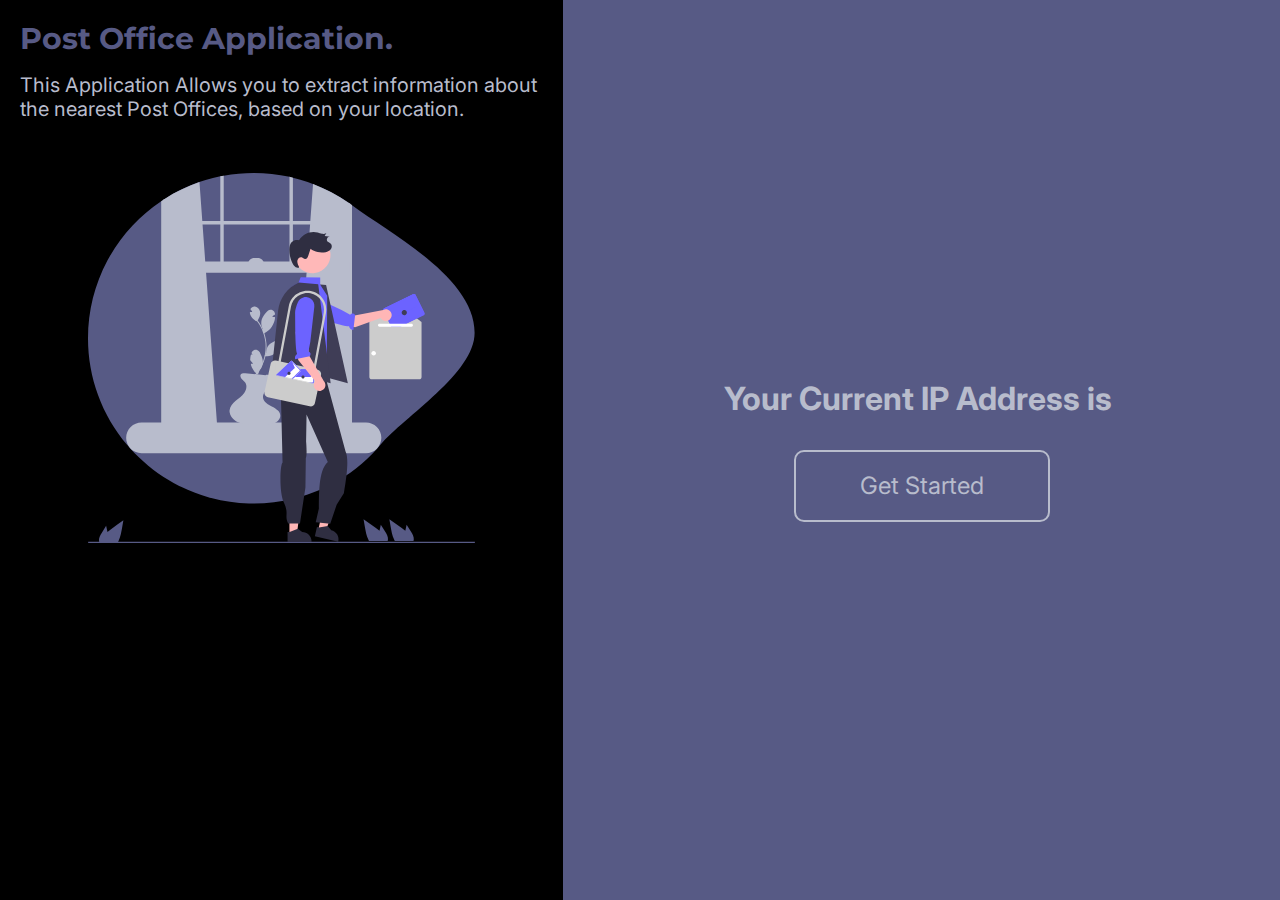
<file: index.html>
<!DOCTYPE html>
<html lang="en">

<head>
    <meta charset="UTF-8">
    <meta name="viewport" content="width=device-width, initial-scale=1.0">
    <title>Post Office Application</title>
    <link rel="stylesheet" href="style.css">
</head>

<body>

    <div class="section-1">
        <p class="heading">Post Office Application.</p>
        <p class="description">This Application Allows you to extract information about the nearest Post Offices,
            based on your location.</p>

        <div>
            <img src="icons/undraw_messenger_re_8bky 1.svg" alt="">
        </div>
    </div>

    <div class="section-2">
        <div>
            <p>Your Current IP Address is&nbsp;</p>
            <p id="ip" style="color: #FFF;"></p>
        </div>

        <a href="postOffice.html"><button>Get Started</button></a>
    </div>

    <script>
        fetch('https://api.ipify.org?format=json')
            .then((response) => response.json())
            .then((data) => {
                document.getElementById("ip").innerHTML = data.ip;
            })
            .catch((error) => {
                alert("Please Disable your anti-virus to work this site!");
            })
    </script>
</body>

</html>
</file>
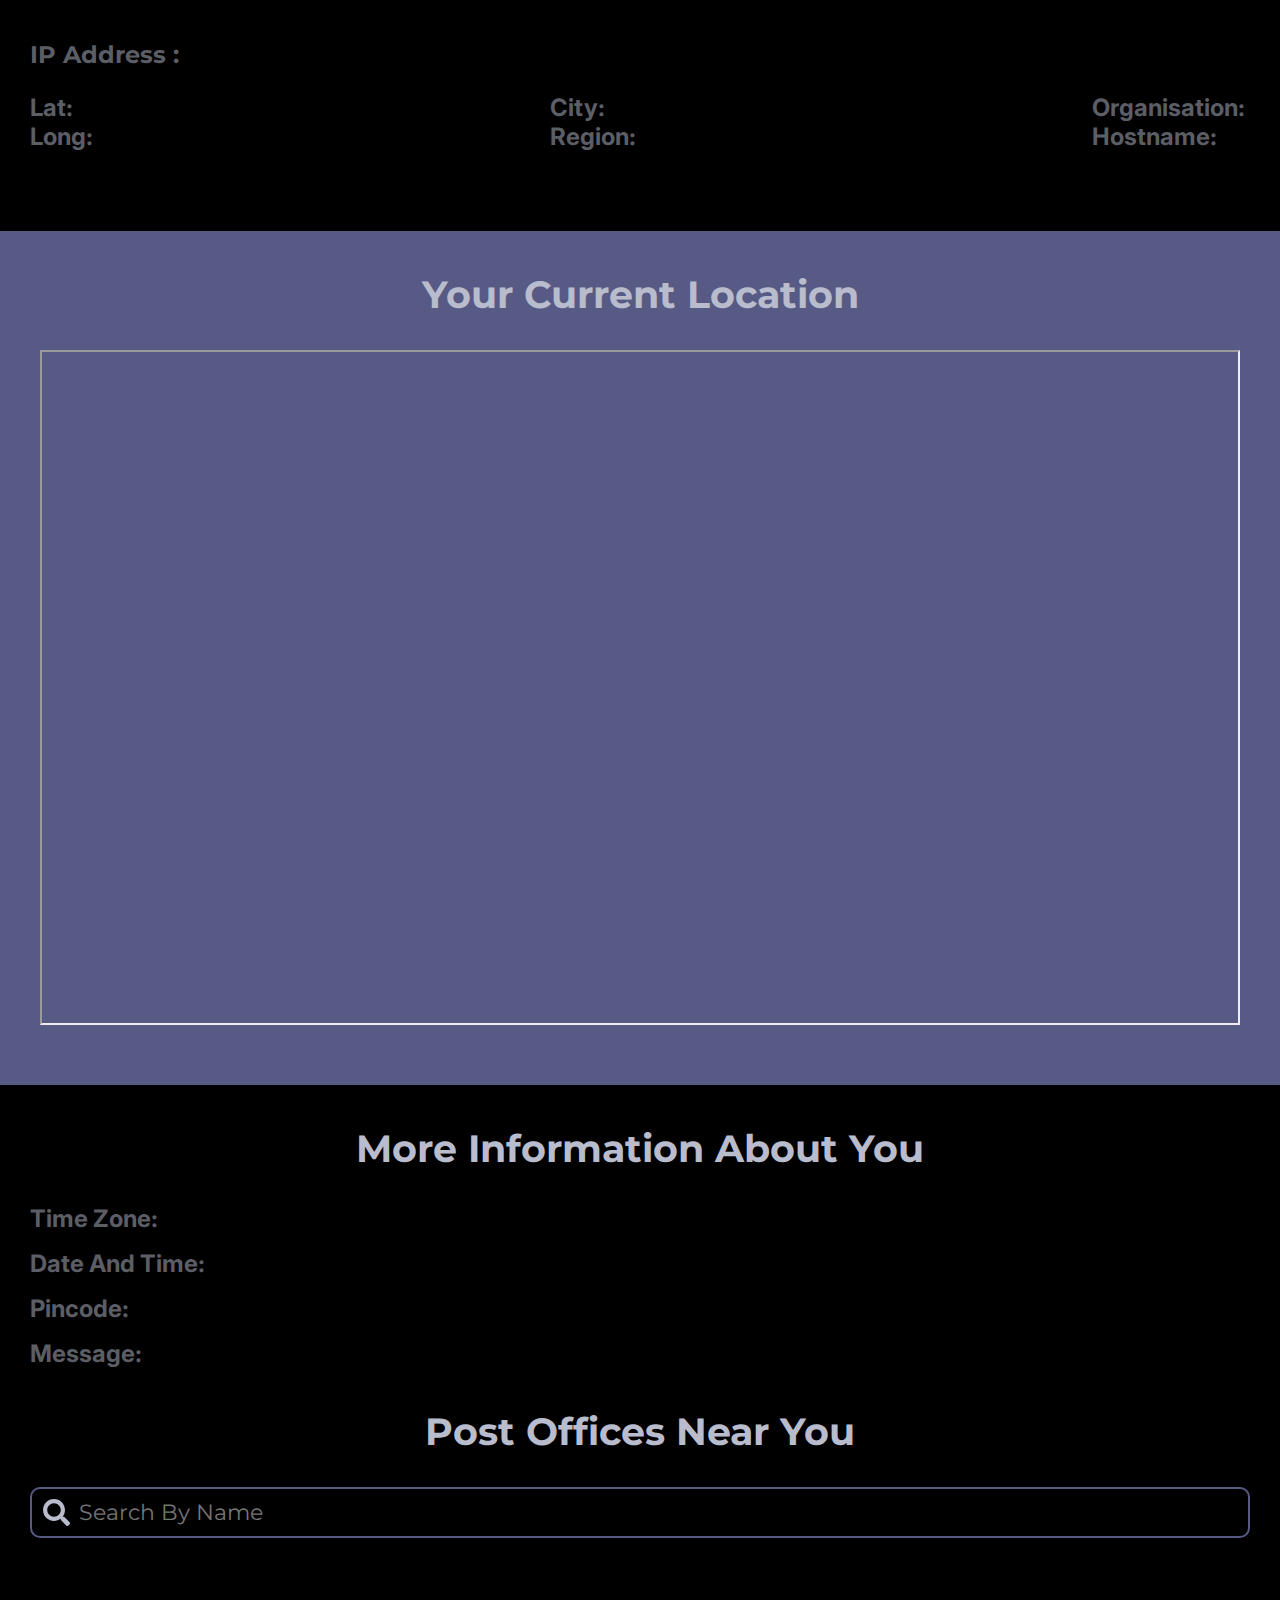
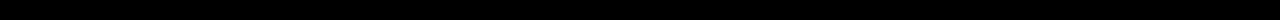
<file: postOffice.html>
<!DOCTYPE html>
<html lang="en">

<head>
    <meta charset="UTF-8">
    <meta name="viewport" content="width=device-width, initial-scale=1.0">
    <title>Post Office List</title>
    <link rel="stylesheet" href="postOffice_style.css">
</head>

<body>
    <div class="section-1">
        <div class="ip-address">
            <p>IP Address :&nbsp</p>
            <p id="ip" class="ans-color"></p>
        </div>
        <div class="specifications">
            <div>
                <div>
                    <p>Lat:&nbsp</p>
                    <p id="lat" class="ans-color"></p>
                </div>

                <div>
                    <p>Long:&nbsp</p>
                    <p id="long" class="ans-color"></p>
                </div>
            </div>
            <div>
                <div>
                    <p>City:&nbsp</p>
                    <p id="city" class="ans-color"></p>
                </div>

                <div>
                    <p>Region:&nbsp</p>
                    <p id="region" class="ans-color"></p>
                </div>
            </div>
            <div>
                <div>
                    <p>Organisation:&nbsp</p>
                    <p id="org" class="ans-color"></p>
                </div>

                <div>
                    <p>Hostname:&nbsp</p>
                    <p id="host" class="ans-color"></p>
                </div>
            </div>
        </div>
    </div>

    <div class="section-2">
        <p>Your Current Location</p>

        <iframe id="view-map"></iframe>
    </div>

    <div class="section-3">
        <div class="heading">More Information About You</div>

        <div class="more">
            <div>
                <p>Time Zone:&nbsp</p>
                <p id="timezone" class="ans-color"></p>
            </div>

            <div>
                <p>Date And Time:&nbsp</p>
                <p id="date_time" class="ans-color"></p>
            </div>

            <div>
                <p>Pincode:&nbsp</p>
                <p id="pincode" class="ans-color"></p>
            </div>

            <div>
                <p>Message:&nbsp</p>
                <p id="message" class="ans-color"></p>
            </div>
        </div>
    </div>

    <div class="section-4">
        <div class="heading">Post Offices Near You</div>

        <div class="search-section">
            <svg xmlns="http://www.w3.org/2000/svg" width="30" height="30" viewBox="0 0 30 30" fill="none">
                <path
                    d="M29.592 25.9369L23.7498 20.0957C23.4861 19.832 23.1286 19.6856 22.7536 19.6856H21.7985C23.4158 17.6174 24.3768 15.0161 24.3768 12.1863C24.3768 5.45455 18.9213 0 12.1884 0C5.45548 0 0 5.45455 0 12.1863C0 18.9181 5.45548 24.3726 12.1884 24.3726C15.0187 24.3726 17.6204 23.4118 19.6889 21.7947V22.7497C19.6889 23.1247 19.8354 23.4821 20.0991 23.7457L25.9414 29.587C26.4922 30.1377 27.3829 30.1377 27.9278 29.587L29.5862 27.9289C30.137 27.3782 30.137 26.4876 29.592 25.9369ZM12.1884 19.6856C8.04551 19.6856 4.68784 16.3343 4.68784 12.1863C4.68784 8.04414 8.03965 4.68704 12.1884 4.68704C16.3313 4.68704 19.6889 8.03828 19.6889 12.1863C19.6889 16.3285 16.3371 19.6856 12.1884 19.6856Z"
                    fill="#B8BCCC" />
            </svg>

            <input type="search" id="search" placeholder="Search By Name">
        </div>

        <div class="container" id="container">
            <!-- <div class="card">
                <p>Name</p>
                <p>Branch Type</p>
                <p>Delivery Status</p>
                <p>District</p>
                <p>Division</p>
            </div> -->
        </div>
    </div>

    <script src="script.js"></script>
</body>

</html>
</file>
<file: style.css>
@import url('https://fonts.googleapis.com/css?family=Inter');
@import url('https://fonts.googleapis.com/css?family=Montserrat');

* {
    margin: 0;
    padding: 0;
    box-sizing: border-box;
}

body {
    display: flex;
    width: 100vw;
    height: 100vh;
    background: #000;
}

.section-1 {
    width: 44%;
    display: flex;
    flex-direction: column;
    padding: 20px;
    gap: 1rem;
}

.heading {
    color: #575A85;
    font-family: 'Montserrat';
    font-size: 30px;
    font-style: normal;
    font-weight: 700;
    line-height: normal;
}

.description {
    color: #B8BCCC;
    font-family: 'Inter';
    font-size: 20px;
    font-style: normal;
    font-weight: 400;
    line-height: normal;
}

.section-1>div {
    margin-top: 3%;
    display: flex;
    justify-content: center;
    padding: 20px;
}

.section-1>div>img {
    width: 80%;
}

.section-2 {
    width: 56%;
    background: #575A85;
    gap: 2rem;

    display: flex;
    flex-direction: column;
    align-items: center;
    justify-content: center;
}

.section-2>div {
    color: #B8BCCC;
    font-family: 'Inter';
    font-size: 32px;
    font-style: normal;
    font-weight: 700;
    line-height: normal;

    display: flex;
    flex-direction: row;
}

button {
    width: 20vw;
    height: 8vh;
    flex-shrink: 0;
    border-radius: 10px;
    border: 2px solid #B8BCCC;
    color: #B8BCCC;
    font-family: 'Inter';
    font-size: 24px;
    font-style: normal;
    font-weight: 400;
    line-height: normal;
    background: transparent;
    transition: all 0.1s ease-in;
}

a {
    text-decoration: none;
}

button:hover {
    cursor: pointer;
    border: 2px solid #d6dbeb;
    color: #d6dbeb;
}

button:focus {
    scale: 95%;
}
</file>
<file: postOffice_style.css>
@import url('https://fonts.googleapis.com/css?family=Inter');
@import url('https://fonts.googleapis.com/css?family=Montserrat');

* {
    margin: 0;
    padding: 0;
    box-sizing: border-box;
}

::-webkit-scrollbar {
    width: 10px;
    height: 10px;
}

::-webkit-scrollbar-track {
    background: transparent;
    border-radius: 10px;
}

::-webkit-scrollbar-thumb {
    border-radius: 10px;
    background: rgba(184, 188, 204, 0.50);
}

::-webkit-scrollbar-thumb:hover {
    background: #B8BCCC;
}

body {
    background: #000;
}

.section-1 {
    display: flex;
    flex-direction: column;
    padding: 40px 30px 80px 30px;
    color: rgba(184, 188, 204, 0.50);
    font-size: 24px;
    font-style: normal;
    font-weight: 700;
    line-height: normal;
    gap: 1.5rem;
}

.ip-address {
    font-family: 'Montserrat';
    display: flex;
}

.specifications {
    display: flex;
    justify-content: space-between;
    font-family: 'Inter';
}

.specifications>div {
    display: flex;
    flex-direction: column;
}

.specifications>div>div {
    display: flex;
}

.ans-color {
    color: #B8BCCC;
}

.section-2 {
    display: flex;
    flex-direction: column;
    align-items: center;
    justify-content: center;
    background: #575A85;
    gap: 2rem;

    padding: 40px 40px 60px 40px;
}

.section-2>p {
    color: #B8BCCC;
    text-align: center;
    font-family: 'Montserrat';
    font-size: 38px;
    font-style: normal;
    font-weight: 700;
    line-height: normal;
}

.section-2>iframe {
    width: 100%;
    height: 75vh;
}

.section-3 {
    display: flex;
    flex-direction: column;
    gap: 2rem;
    padding: 40px 30px 40px 30px;
}

.section-3>.heading {
    color: #B8BCCC;
    text-align: center;
    font-family: 'Montserrat';
    font-size: 38px;
    font-style: normal;
    font-weight: 700;
    line-height: normal;
}

.section-3>.more {
    display: flex;
    flex-direction: column;
    align-items: flex-start;
    gap: 1rem;
}

.section-3>.more>div {
    display: flex;
    color: rgba(184, 188, 204, 0.50);
    font-family: 'Inter';
    font-size: 24px;
    font-style: normal;
    font-weight: 700;
    line-height: normal;
}

.section-4 {
    display: flex;
    flex-direction: column;
    gap: 2rem;
    padding: 0px 30px 50px 30px;
}

.section-4>.heading {
    color: #B8BCCC;
    text-align: center;
    font-family: 'Montserrat';
    font-size: 38px;
    font-style: normal;
    font-weight: 700;
    line-height: normal;
}

.search-section {
    display: flex;
    align-items: center;
    justify-content: center;
    border-radius: 10px;
    border: 2px solid #575A85;
    padding: 10px;
    gap: 0.5rem;
}

.search-section>svg {
    height: 3vh;
}

.search-section>input {
    width: 100%;
    color: #B8BCCC;
    font-family: 'Montserrat';
    font-size: 22px;
    font-style: normal;
    font-weight: 400;
    line-height: normal;
    background: transparent;
}

input {
    outline: none;
    border: none;
}

.container {
    display: flex;
    flex-direction: row;
    flex-wrap: wrap;
    align-items: flex-start;
    justify-content: space-between;
    gap: 2rem;
}

.card {
    width: 46vw;
    height: 40vh;
    flex-shrink: 0;
    border-radius: 10px;
    background: #575A85;

    display: flex;
    flex-direction: column;
    align-items: flex-start;
    justify-content: space-between;
    padding: 20px;
}

.card>p {
    color: #B8BCCC;
    font-family: 'Montserrat';
    font-size: 24px;
    font-style: normal;
    font-weight: 700;
    line-height: normal;
}
</file>
